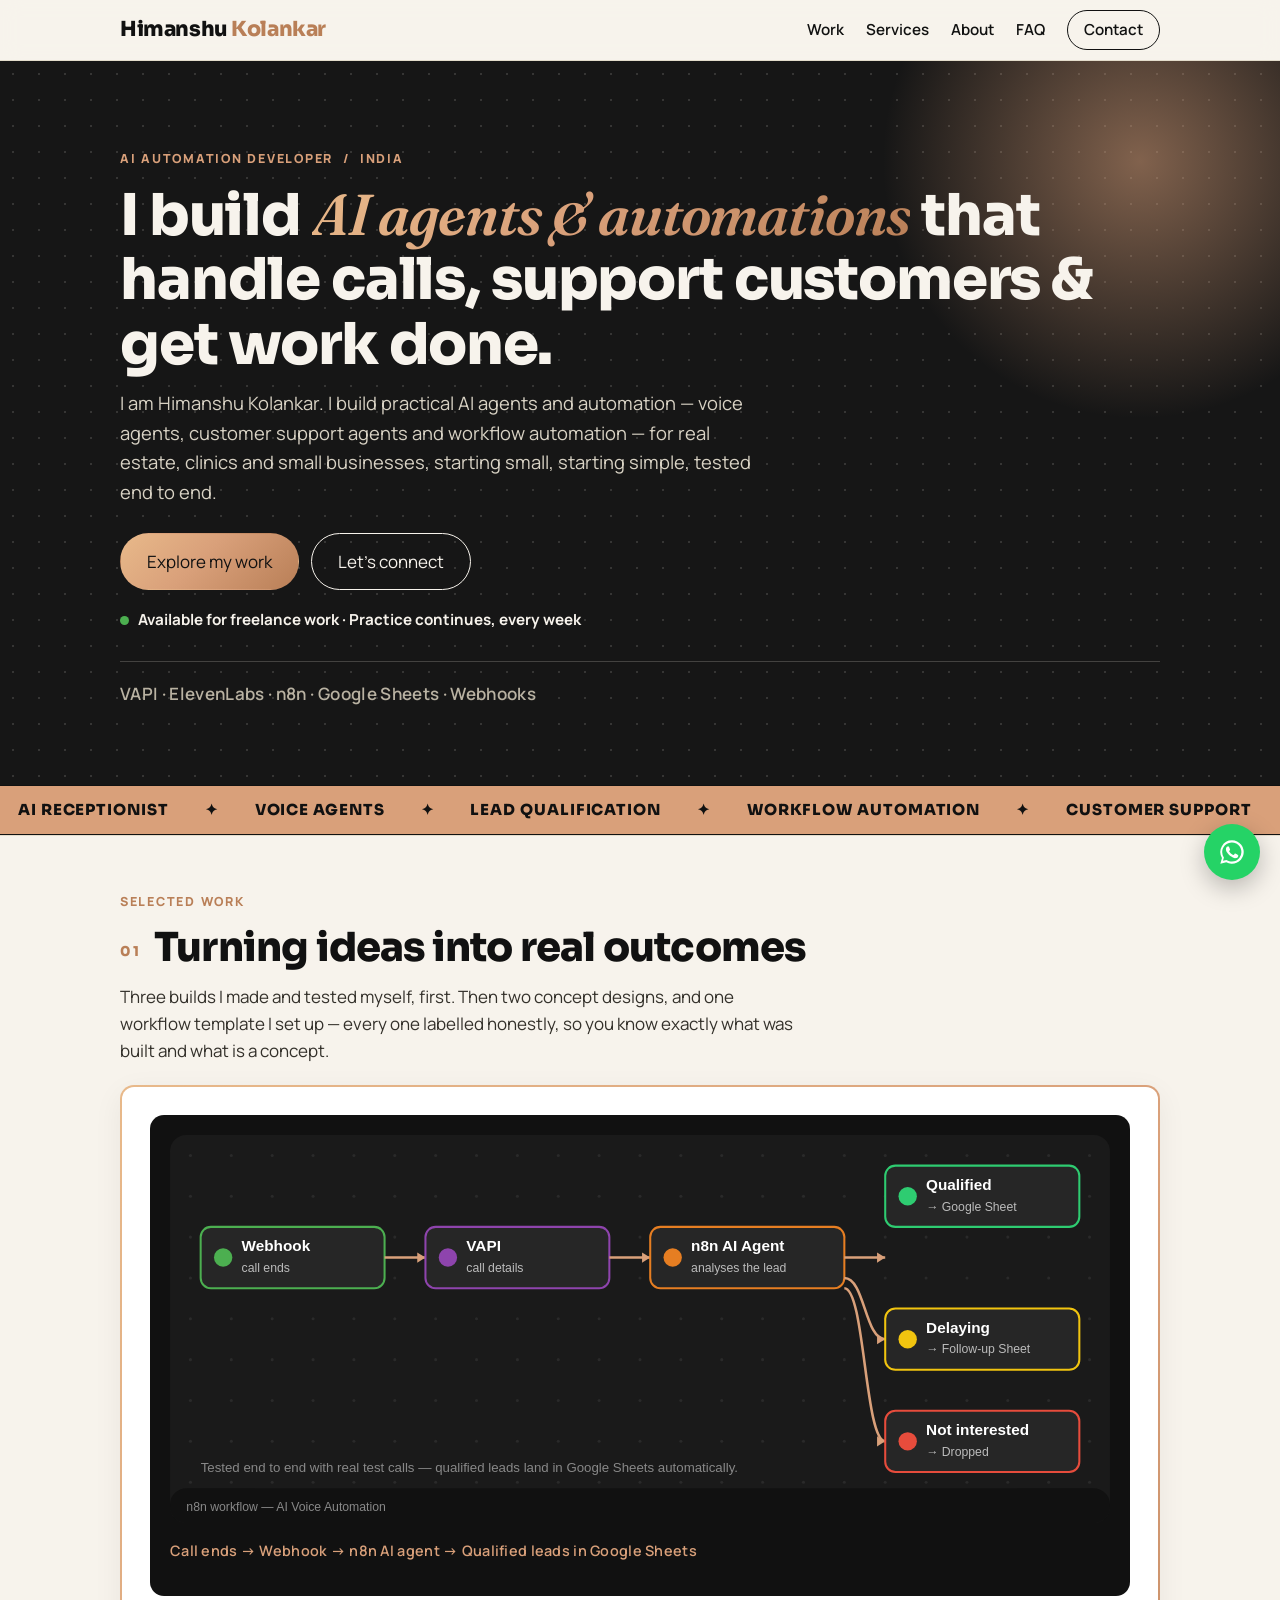
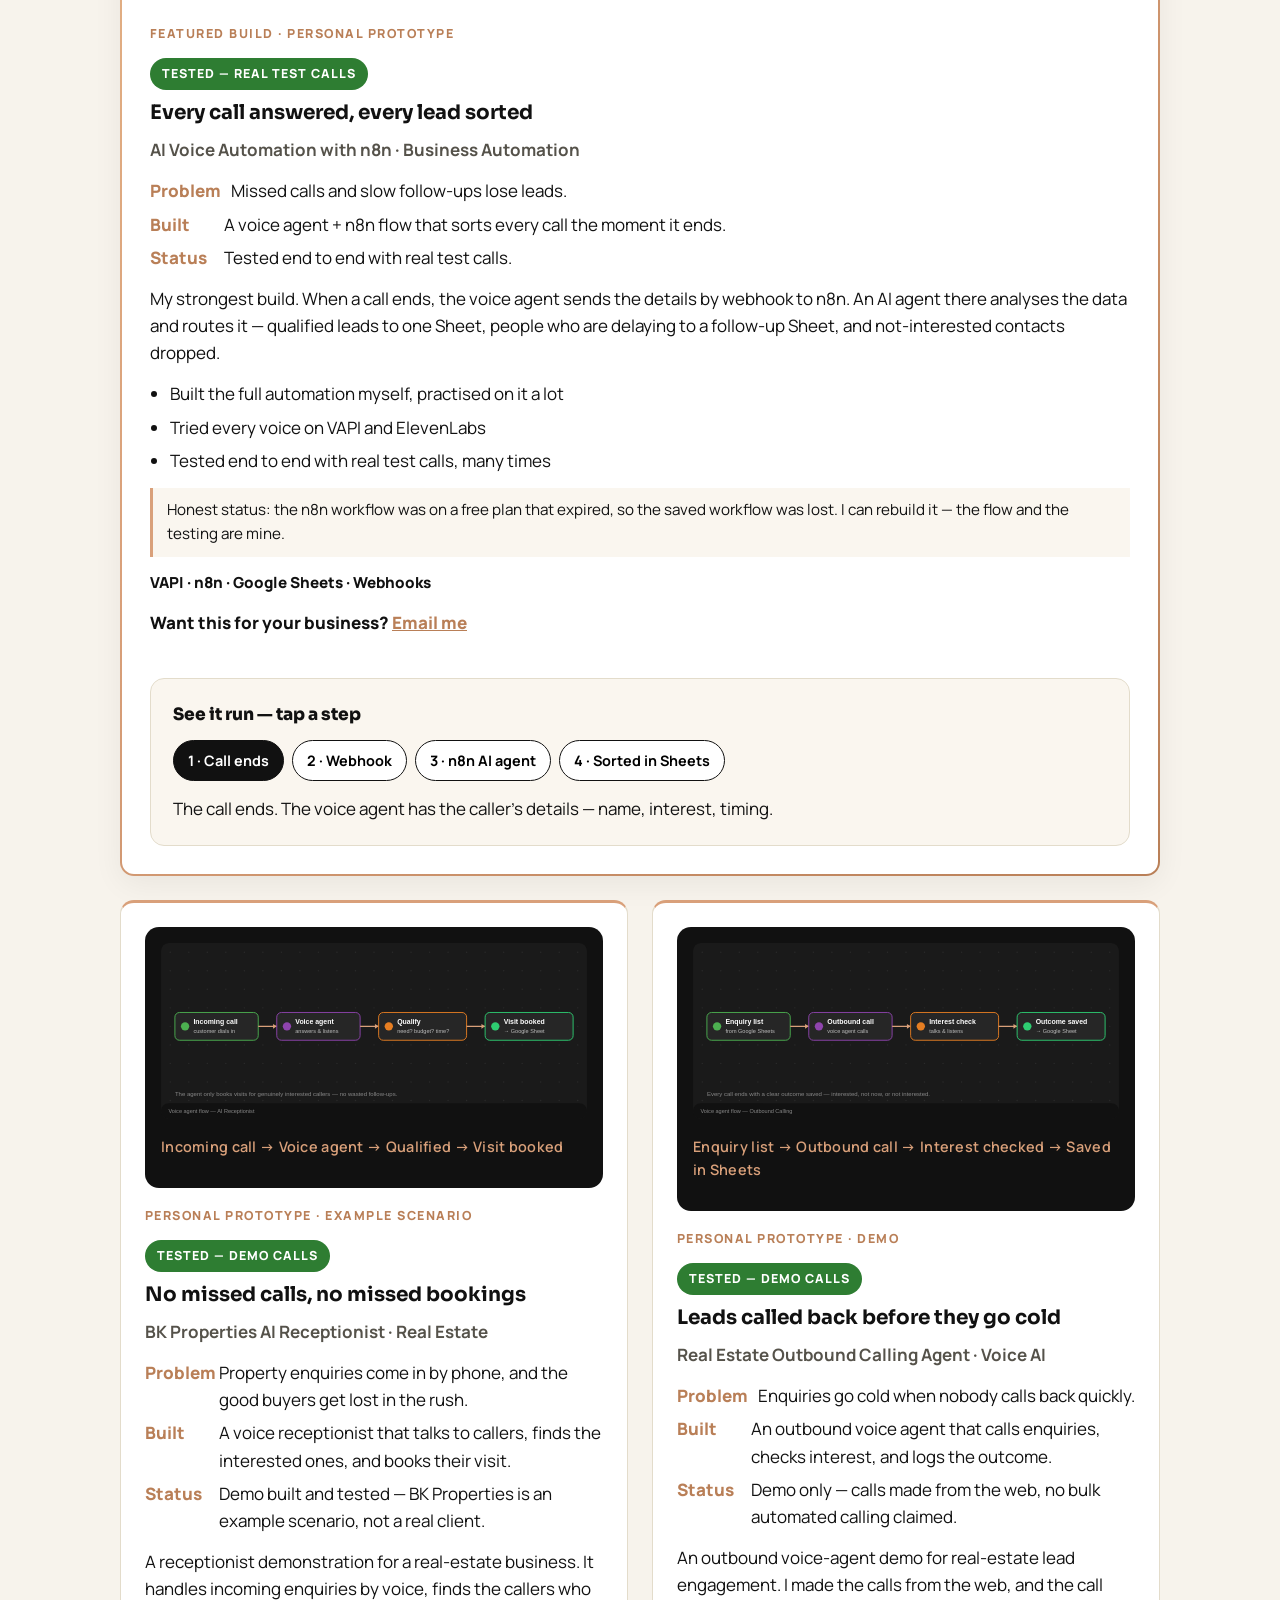
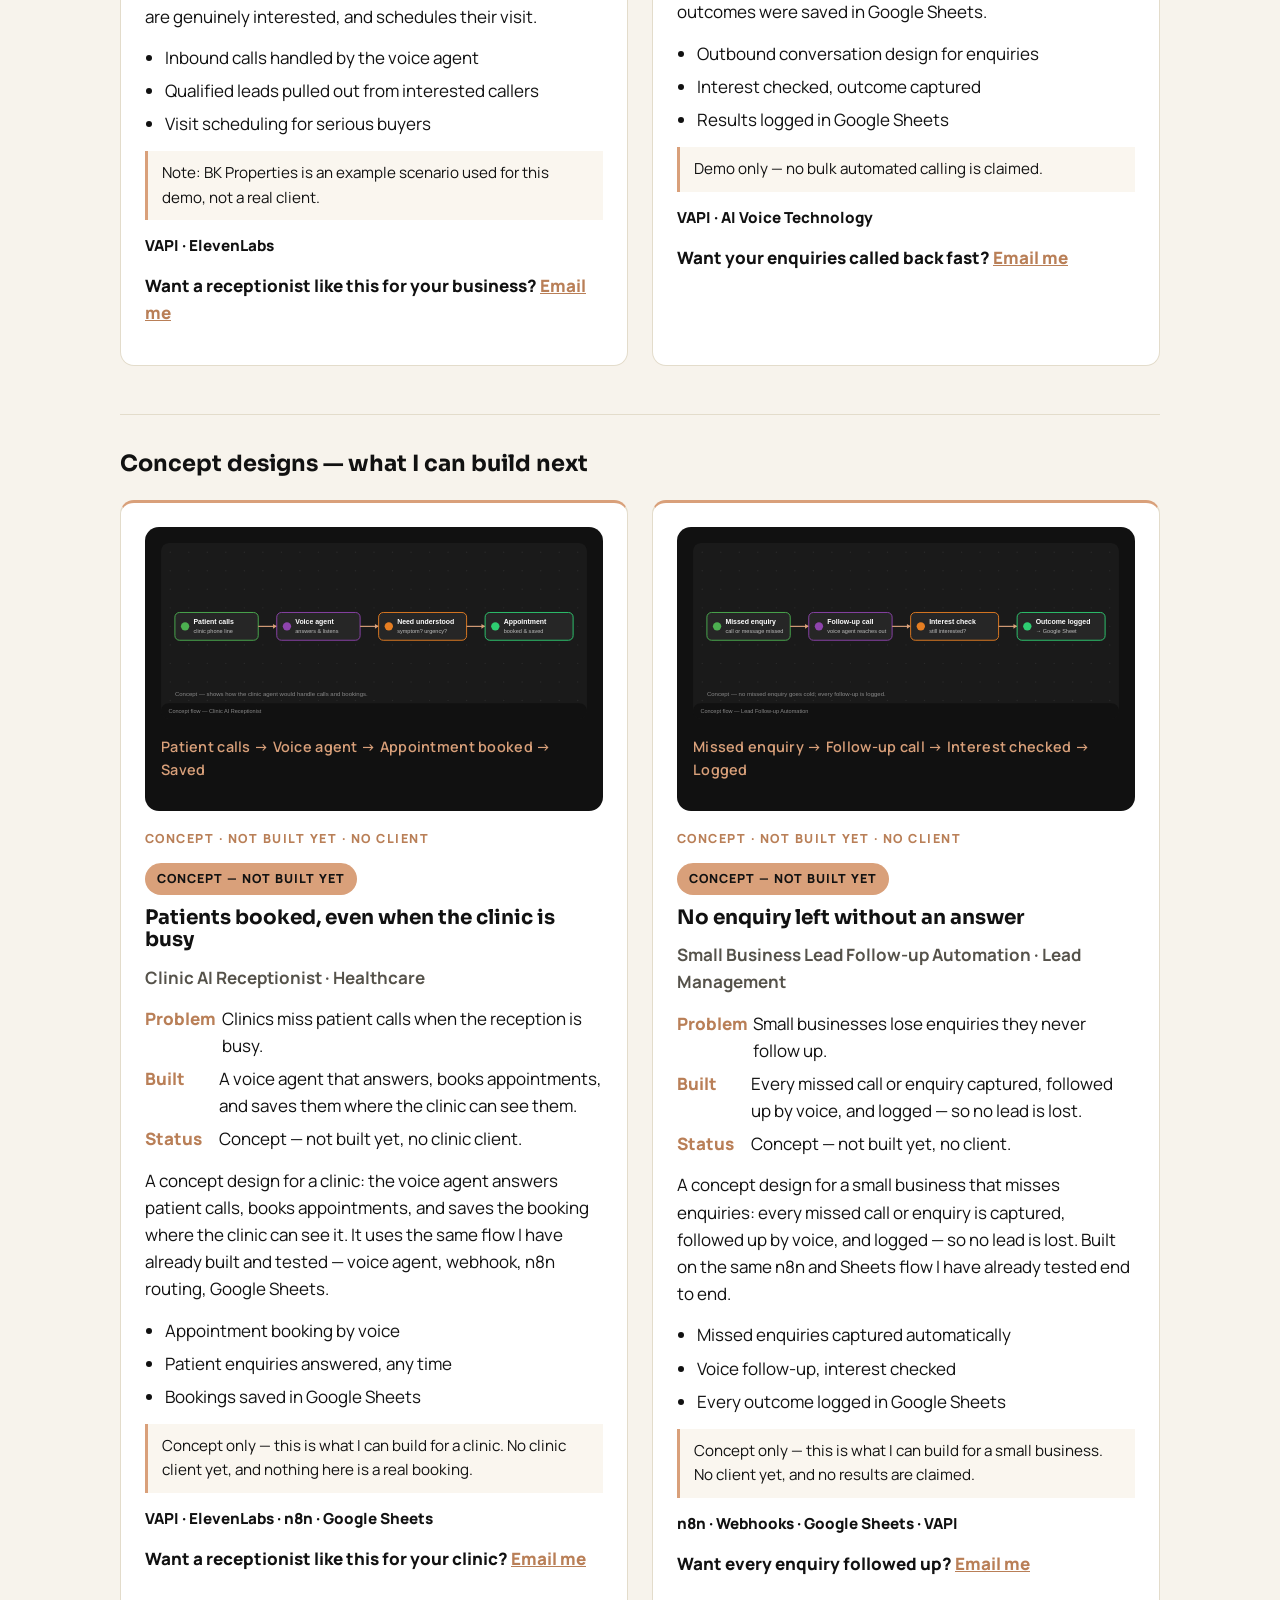
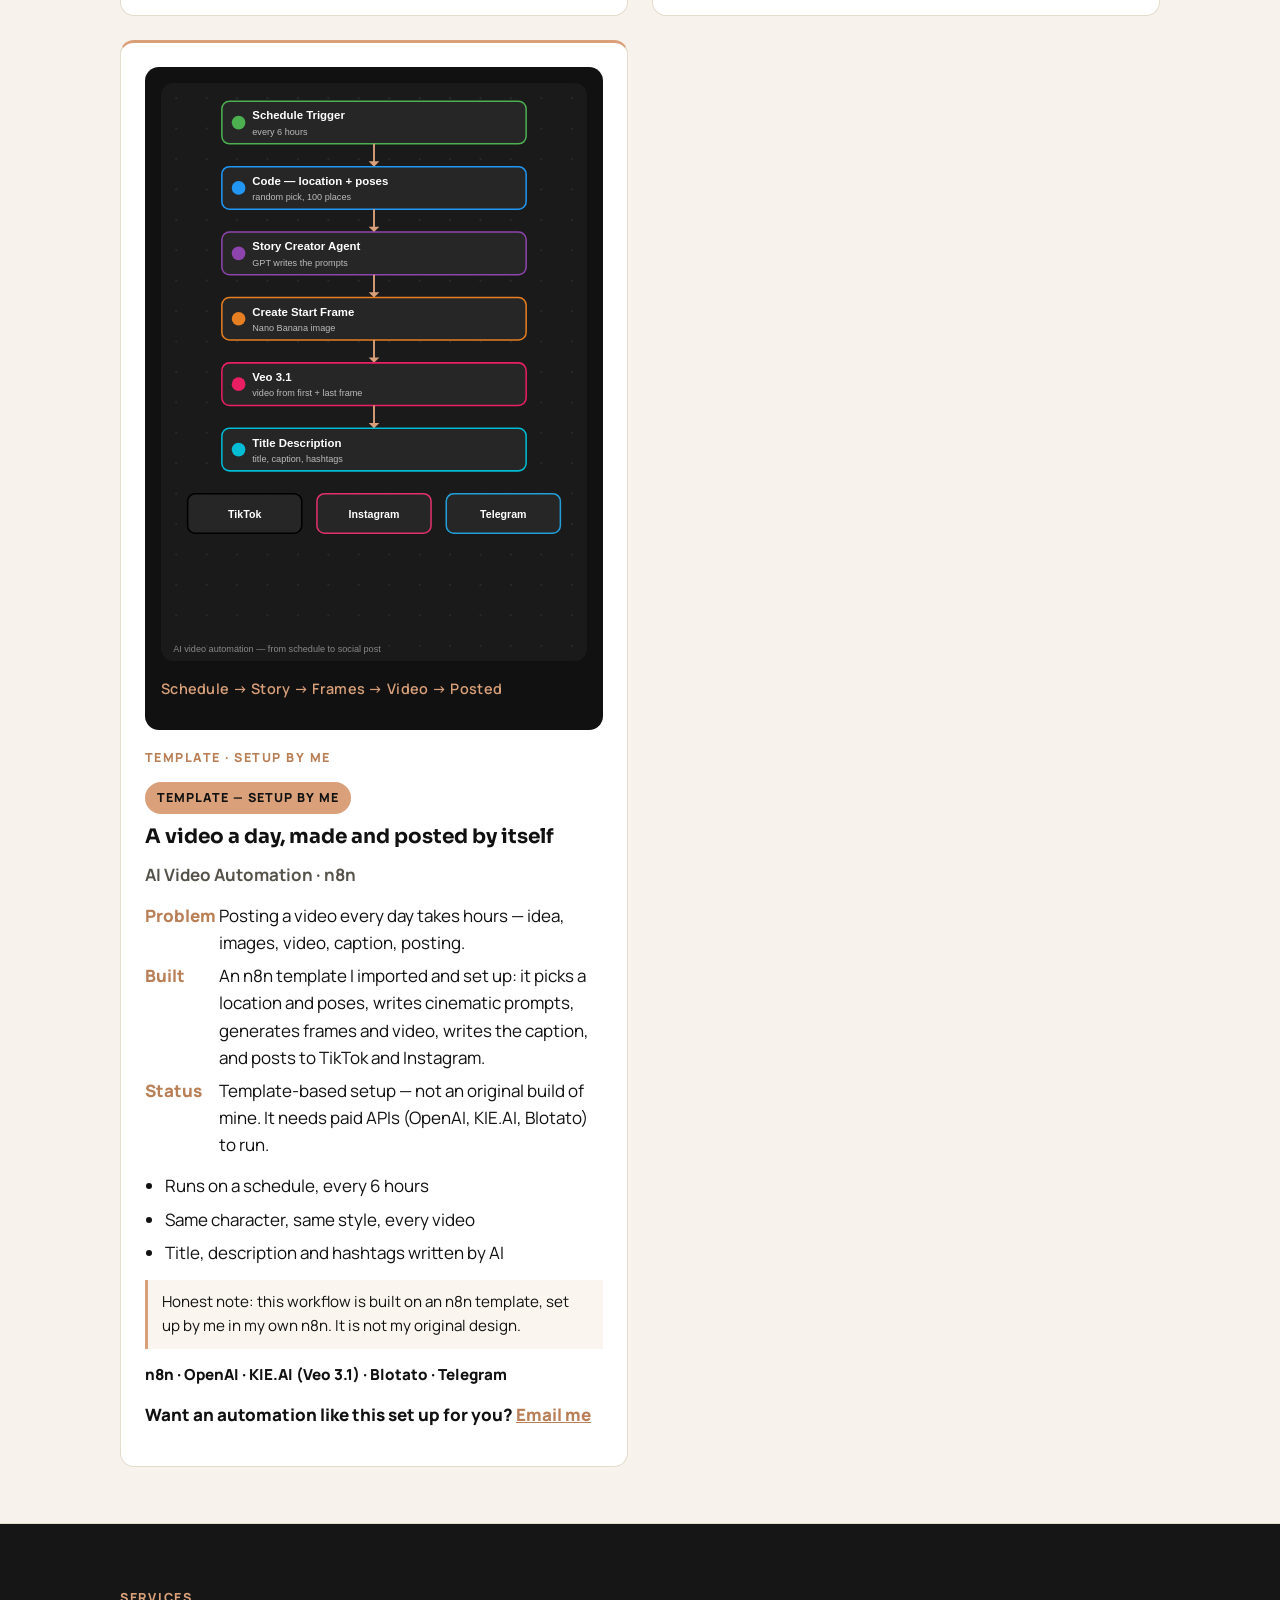
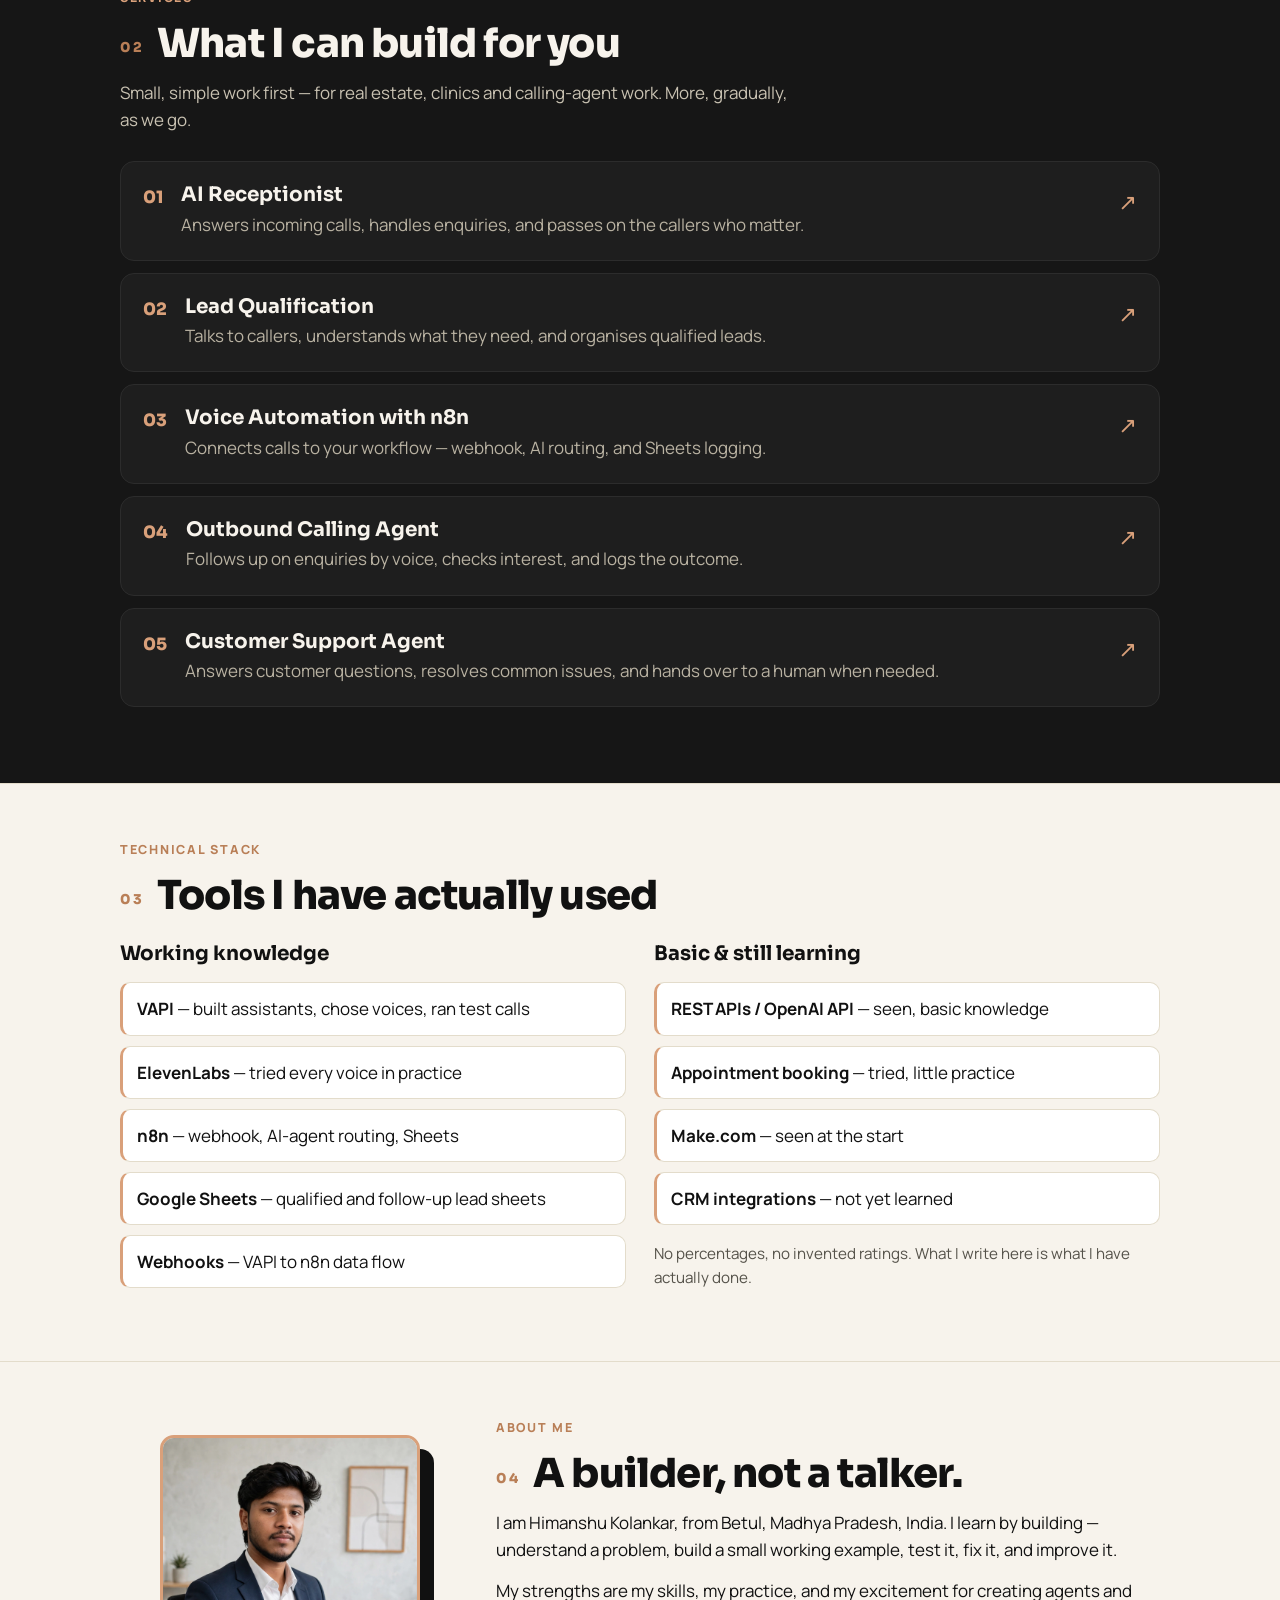
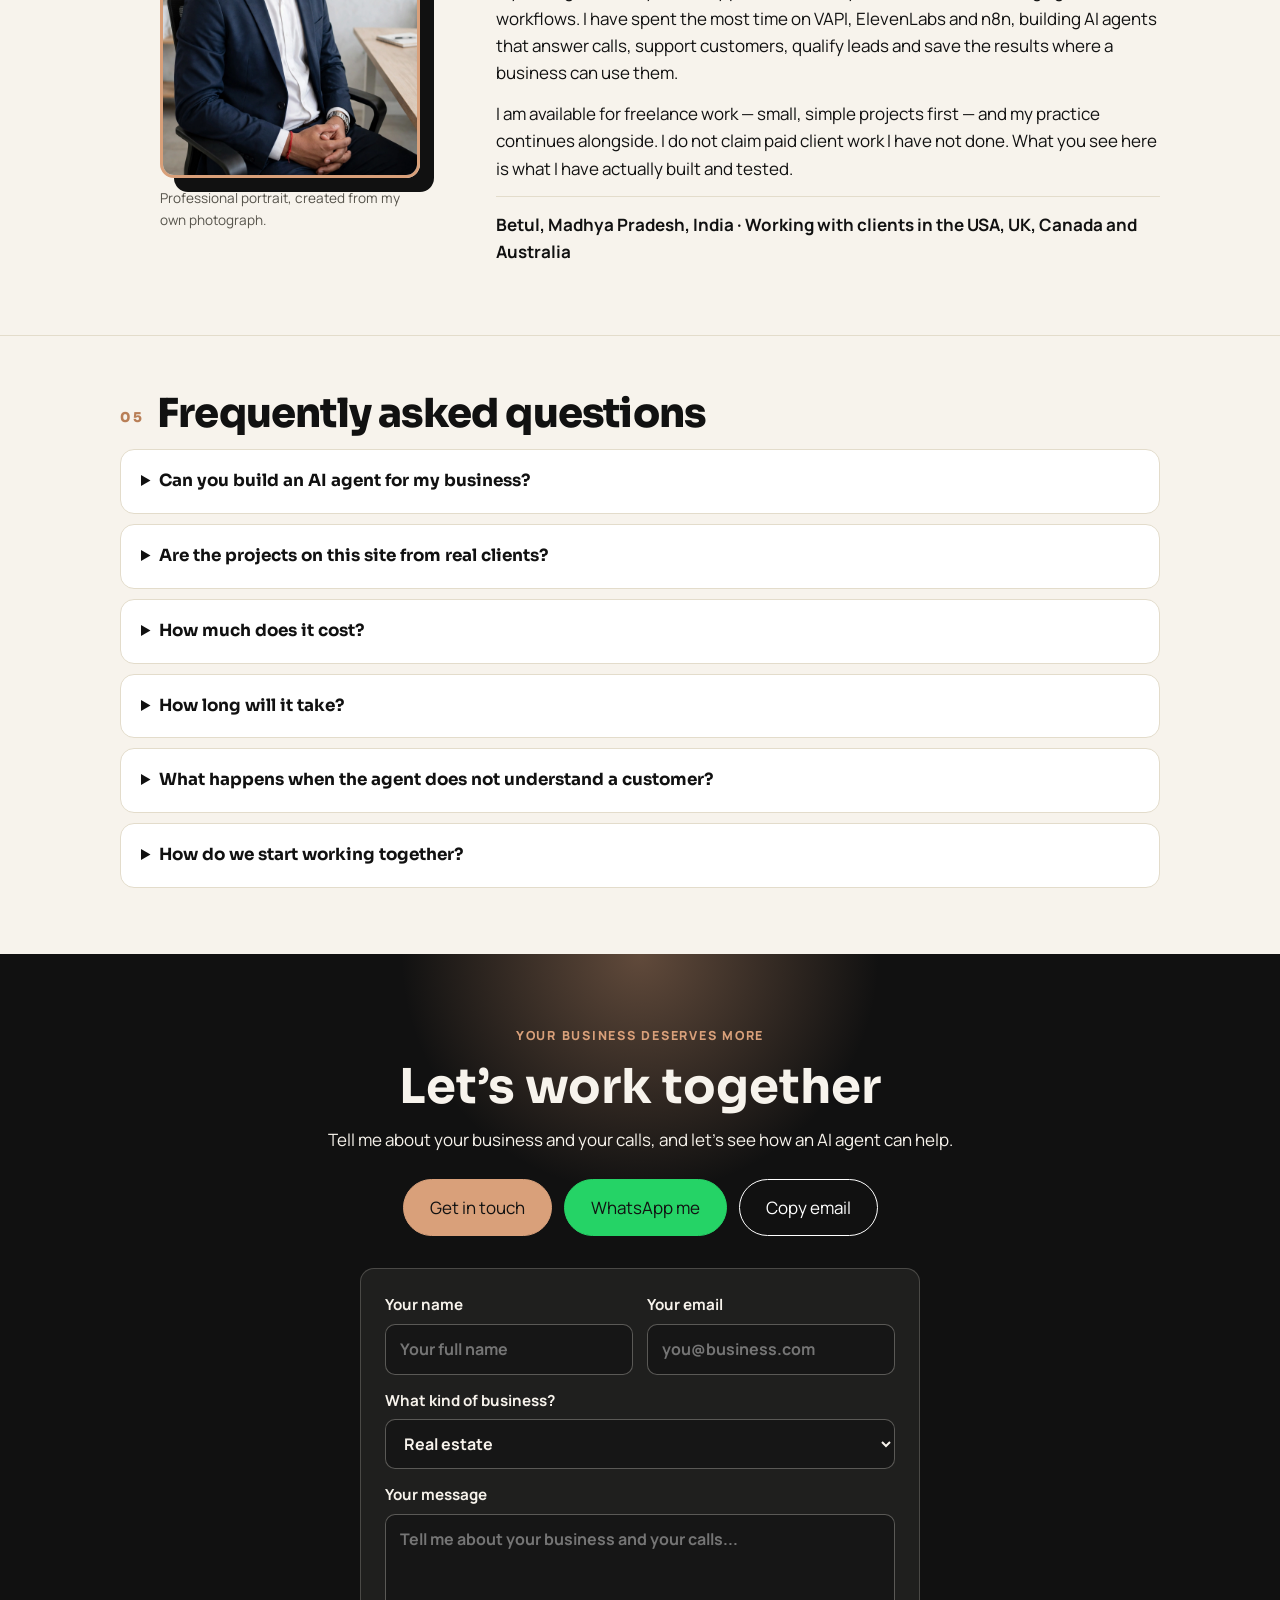
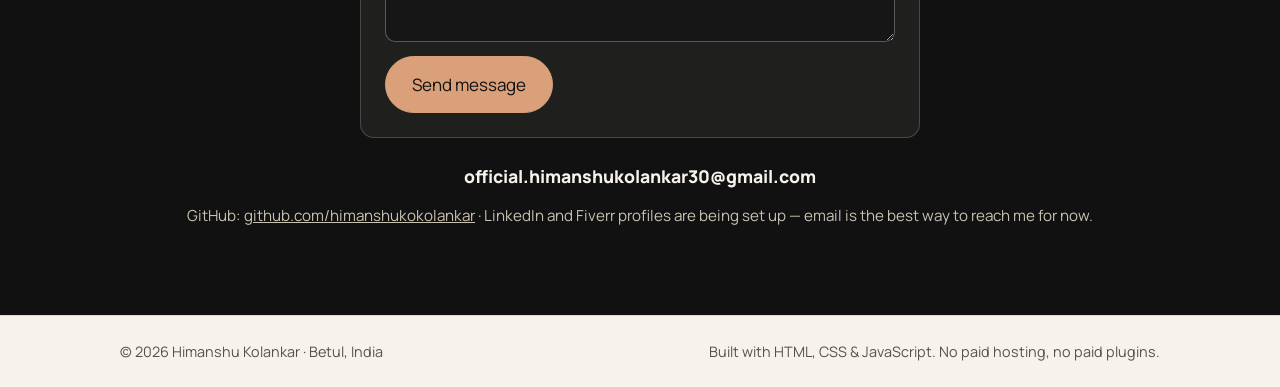
<file: index.html>
<!DOCTYPE html>
<html lang="en">
<head>
<meta charset="UTF-8">
<meta name="viewport" content="width=device-width, initial-scale=1.0">
<title>Himanshu Kolankar — AI Automation Developer | AI Agent Builder</title>
<meta name="description" content="Himanshu Kolankar builds AI agents and automation for real estate, clinics and small businesses — voice agents, customer support agents and workflow automation. Available for freelance work.">
<link rel="preconnect" href="https://fonts.googleapis.com">
<link rel="preconnect" href="https://fonts.gstatic.com" crossorigin>
<link href="https://fonts.googleapis.com/css2?family=Sora:wght@600;700;800&family=Manrope:wght@400;500;600;700;800&family=Fraunces:ital,opsz,wght@1,9..144,600&display=swap" rel="stylesheet">
<link rel="stylesheet" href="style.css">
</head>
<body>
<a class="skip" href="#work">Skip to work</a>

<header class="site-header">
  <div class="wrap header-inner">
    <a class="brand" href="#top">Himanshu <span class="brand-surname">Kolankar</span></a>
    <nav class="nav" id="nav" aria-label="Main navigation">
      <a href="#work">Work</a>
      <a href="#services">Services</a>
      <a href="#about">About</a>
      <a href="#faq">FAQ</a>
      <a class="nav-cta" href="#contact">Contact</a>
    </nav>
    <button class="menu-btn" id="menuBtn" aria-expanded="false" aria-controls="nav" aria-label="Open menu">Menu</button>
  </div>
</header>

<main id="top">
  <!-- HERO -->
  <section class="hero">
    <div class="wrap">
      <p class="eyebrow">AI Automation Developer &nbsp;/&nbsp; India</p>
      <h1>I build <span class="accent">AI agents &amp; automations</span> that handle calls, support customers &amp; get work done.</h1>
      <p class="lede">I am Himanshu Kolankar. I build practical AI agents and automation — voice agents, customer support agents and workflow automation — for real estate, clinics and small businesses, starting small, starting simple, tested end to end.</p>
      <div class="hero-actions">
        <a class="btn btn-dark" href="#work">Explore my work</a>
        <a class="btn btn-outline" href="#contact">Let&rsquo;s connect</a>
      </div>
      <p class="availability"><span class="dot"></span> Available for freelance work &middot; Practice continues, every week</p>
      <p class="tools-strip">VAPI &middot; ElevenLabs &middot; n8n &middot; Google Sheets &middot; Webhooks</p>
    </div>
  </section>

  <!-- MARQUEE TICKER -->
  <div class="marquee" aria-hidden="true">
    <div class="marquee-track">
      <span>AI Receptionist</span><span>Voice Agents</span><span>Lead Qualification</span><span>Workflow Automation</span><span>Customer Support</span><span>n8n</span><span>VAPI</span><span>ElevenLabs</span><span>Google Sheets</span>
      <span>AI Receptionist</span><span>Voice Agents</span><span>Lead Qualification</span><span>Workflow Automation</span><span>Customer Support</span><span>n8n</span><span>VAPI</span><span>ElevenLabs</span><span>Google Sheets</span>
    </div>
  </div>

  <!-- SELECTED WORK -->
  <section class="work" id="work">
    <div class="wrap">
      <p class="eyebrow">Selected work</p>
      <h2 class="section-title"><span class="sec-no">01</span>Turning ideas into real outcomes</h2>
      <p class="section-intro">Three builds I made and tested myself, first. Then two concept designs, and one workflow template I set up — every one labelled honestly, so you know exactly what was built and what is a concept.</p>

      <article class="project project-2">
        <div class="project-visual">
          <img src="workflow-n8n.svg" alt="AI Voice Automation workflow: call ends, webhook to n8n, AI agent routes qualified leads to Google Sheets" loading="lazy">
          <p class="visual-caption">Call ends &rarr; Webhook &rarr; n8n AI agent &rarr; Qualified leads in Google Sheets</p>
        </div>
        <div class="project-text">
          <p class="project-label">Featured build &middot; Personal Prototype</p>
          <p class="badge-row"><span class="badge badge-tested">Tested &mdash; real test calls</span></p>
          <h3>Every call answered, every lead sorted</h3>
          <p class="project-cat">AI Voice Automation with n8n &middot; Business Automation</p>
          <dl class="pbs"><div><dt>Problem</dt><dd>Missed calls and slow follow-ups lose leads.</dd></div><div><dt>Built</dt><dd>A voice agent + n8n flow that sorts every call the moment it ends.</dd></div><div><dt>Status</dt><dd>Tested end to end with real test calls.</dd></div></dl>
          <p>My strongest build. When a call ends, the voice agent sends the details by webhook to n8n. An AI agent there analyses the data and routes it — qualified leads to one Sheet, people who are delaying to a follow-up Sheet, and not-interested contacts dropped.</p>
          <ul class="project-points">
            <li>Built the full automation myself, practised on it a lot</li>
            <li>Tried every voice on VAPI and ElevenLabs</li>
            <li>Tested end to end with real test calls, many times</li>
          </ul>
          <p class="project-note">Honest status: the n8n workflow was on a free plan that expired, so the saved workflow was lost. I can rebuild it — the flow and the testing are mine.</p>
          <p class="project-tools">VAPI &middot; n8n &middot; Google Sheets &middot; Webhooks</p>
          <p class="project-cta">Want this for your business? <a href="mailto:official.himanshukolankar30@gmail.com">Email me</a></p>
        </div>
        <div class="demo" id="demo">
          <p class="demo-title">See it run &mdash; tap a step</p>
          <div class="demo-steps">
            <button type="button" class="demo-step active" data-step="0">1 &middot; Call ends</button>
            <button type="button" class="demo-step" data-step="1">2 &middot; Webhook</button>
            <button type="button" class="demo-step" data-step="2">3 &middot; n8n AI agent</button>
            <button type="button" class="demo-step" data-step="3">4 &middot; Sorted in Sheets</button>
          </div>
          <p class="demo-line" id="demoLine">The call ends. The voice agent has the caller&rsquo;s details &mdash; name, interest, timing.</p>
          <p class="demo-sheet" id="demoSheet" hidden>Sample lead in the Sheet: <strong>Interested &middot; 2BHK &middot; Visit Saturday 11 AM</strong></p>
        </div>
      </article>

      <div class="work-grid">
      <article class="project project-1">
        <div class="project-text">
          <p class="project-label">Personal Prototype &middot; Example scenario</p>
          <p class="badge-row"><span class="badge badge-tested">Tested &mdash; demo calls</span></p>
          <h3>No missed calls, no missed bookings</h3>
          <p class="project-cat">BK Properties AI Receptionist &middot; Real Estate</p>
          <dl class="pbs"><div><dt>Problem</dt><dd>Property enquiries come in by phone, and the good buyers get lost in the rush.</dd></div><div><dt>Built</dt><dd>A voice receptionist that talks to callers, finds the interested ones, and books their visit.</dd></div><div><dt>Status</dt><dd>Demo built and tested &mdash; BK Properties is an example scenario, not a real client.</dd></div></dl>
          <p>A receptionist demonstration for a real-estate business. It handles incoming enquiries by voice, finds the callers who are genuinely interested, and schedules their visit.</p>
          <ul class="project-points">
            <li>Inbound calls handled by the voice agent</li>
            <li>Qualified leads pulled out from interested callers</li>
            <li>Visit scheduling for serious buyers</li>
          </ul>
          <p class="project-note">Note: BK Properties is an example scenario used for this demo, not a real client.</p>
          <p class="project-tools">VAPI &middot; ElevenLabs</p>
          <p class="project-cta">Want a receptionist like this for your business? <a href="mailto:official.himanshukolankar30@gmail.com">Email me</a></p>
        </div>
        <div class="project-visual">
          <img src="workflow-receptionist.svg" alt="AI Receptionist workflow: incoming call, voice agent, qualify caller, visit booked" loading="lazy">
          <p class="visual-caption">Incoming call &rarr; Voice agent &rarr; Qualified &rarr; Visit booked</p>
        </div>
      </article>

      <article class="project project-3">
        <div class="project-text">
          <p class="project-label">Personal Prototype &middot; Demo</p>
          <p class="badge-row"><span class="badge badge-tested">Tested &mdash; demo calls</span></p>
          <h3>Leads called back before they go cold</h3>
          <p class="project-cat">Real Estate Outbound Calling Agent &middot; Voice AI</p>
          <dl class="pbs"><div><dt>Problem</dt><dd>Enquiries go cold when nobody calls back quickly.</dd></div><div><dt>Built</dt><dd>An outbound voice agent that calls enquiries, checks interest, and logs the outcome.</dd></div><div><dt>Status</dt><dd>Demo only &mdash; calls made from the web, no bulk automated calling claimed.</dd></div></dl>
          <p>An outbound voice-agent demo for real-estate lead engagement. I made the calls from the web, and the call outcomes were saved in Google Sheets.</p>
          <ul class="project-points">
            <li>Outbound conversation design for enquiries</li>
            <li>Interest checked, outcome captured</li>
            <li>Results logged in Google Sheets</li>
          </ul>
          <p class="project-note">Demo only — no bulk automated calling is claimed.</p>
          <p class="project-tools">VAPI &middot; AI Voice Technology</p>
          <p class="project-cta">Want your enquiries called back fast? <a href="mailto:official.himanshukolankar30@gmail.com">Email me</a></p>
        </div>
        <div class="project-visual">
          <img src="workflow-outbound.svg" alt="Outbound Calling Agent workflow: enquiry list, outbound call, interest checked, outcome saved" loading="lazy">
          <p class="visual-caption">Enquiry list &rarr; Outbound call &rarr; Interest checked &rarr; Saved in Sheets</p>
        </div>
      </article>
      </div>

      <h3 class="concepts-heading">Concept designs &mdash; what I can build next</h3>

      <div class="work-grid">
      <article class="project project-4">
        <div class="project-visual">
          <img src="workflow-clinic.svg" alt="Clinic AI Receptionist concept: patient calls, voice agent, appointment booked, booking saved" loading="lazy">
          <p class="visual-caption">Patient calls &rarr; Voice agent &rarr; Appointment booked &rarr; Saved</p>
        </div>
        <div class="project-text">
          <p class="project-label">Concept &middot; Not built yet &middot; No client</p>
          <p class="badge-row"><span class="badge badge-concept">Concept &mdash; not built yet</span></p>
          <h3>Patients booked, even when the clinic is busy</h3>
          <p class="project-cat">Clinic AI Receptionist &middot; Healthcare</p>
          <dl class="pbs"><div><dt>Problem</dt><dd>Clinics miss patient calls when the reception is busy.</dd></div><div><dt>Built</dt><dd>A voice agent that answers, books appointments, and saves them where the clinic can see them.</dd></div><div><dt>Status</dt><dd>Concept &mdash; not built yet, no clinic client.</dd></div></dl>
          <p>A concept design for a clinic: the voice agent answers patient calls, books appointments, and saves the booking where the clinic can see it. It uses the same flow I have already built and tested — voice agent, webhook, n8n routing, Google Sheets.</p>
          <ul class="project-points">
            <li>Appointment booking by voice</li>
            <li>Patient enquiries answered, any time</li>
            <li>Bookings saved in Google Sheets</li>
          </ul>
          <p class="project-note">Concept only — this is what I can build for a clinic. No clinic client yet, and nothing here is a real booking.</p>
          <p class="project-tools">VAPI &middot; ElevenLabs &middot; n8n &middot; Google Sheets</p>
          <p class="project-cta">Want a receptionist like this for your clinic? <a href="mailto:official.himanshukolankar30@gmail.com">Email me</a></p>
        </div>
      </article>

      <article class="project project-5">
        <div class="project-text">
          <p class="project-label">Concept &middot; Not built yet &middot; No client</p>
          <p class="badge-row"><span class="badge badge-concept">Concept &mdash; not built yet</span></p>
          <h3>No enquiry left without an answer</h3>
          <p class="project-cat">Small Business Lead Follow-up Automation &middot; Lead Management</p>
          <dl class="pbs"><div><dt>Problem</dt><dd>Small businesses lose enquiries they never follow up.</dd></div><div><dt>Built</dt><dd>Every missed call or enquiry captured, followed up by voice, and logged &mdash; so no lead is lost.</dd></div><div><dt>Status</dt><dd>Concept &mdash; not built yet, no client.</dd></div></dl>
          <p>A concept design for a small business that misses enquiries: every missed call or enquiry is captured, followed up by voice, and logged — so no lead is lost. Built on the same n8n and Sheets flow I have already tested end to end.</p>
          <ul class="project-points">
            <li>Missed enquiries captured automatically</li>
            <li>Voice follow-up, interest checked</li>
            <li>Every outcome logged in Google Sheets</li>
          </ul>
          <p class="project-note">Concept only — this is what I can build for a small business. No client yet, and no results are claimed.</p>
          <p class="project-tools">n8n &middot; Webhooks &middot; Google Sheets &middot; VAPI</p>
          <p class="project-cta">Want every enquiry followed up? <a href="mailto:official.himanshukolankar30@gmail.com">Email me</a></p>
        </div>
        <div class="project-visual">
          <img src="workflow-followup.svg" alt="Lead Follow-up Automation concept: missed enquiry, follow-up call, interest checked, outcome logged" loading="lazy">
          <p class="visual-caption">Missed enquiry &rarr; Follow-up call &rarr; Interest checked &rarr; Logged</p>
        </div>
      </article>

      <article class="project project-6">
        <div class="project-visual">
          <img src="workflow-video.svg" alt="AI video automation workflow: schedule trigger, story agent, frame generation, Veo video, posting to TikTok and Instagram" loading="lazy">
          <p class="visual-caption">Schedule &rarr; Story &rarr; Frames &rarr; Video &rarr; Posted</p>
        </div>
        <div class="project-text">
          <p class="project-label">Template &middot; Setup by me</p>
          <p class="badge-row"><span class="badge badge-concept">Template &mdash; setup by me</span></p>
          <h3>A video a day, made and posted by itself</h3>
          <p class="project-cat">AI Video Automation &middot; n8n</p>
          <dl class="pbs"><div><dt>Problem</dt><dd>Posting a video every day takes hours — idea, images, video, caption, posting.</dd></div><div><dt>Built</dt><dd>An n8n template I imported and set up: it picks a location and poses, writes cinematic prompts, generates frames and video, writes the caption, and posts to TikTok and Instagram.</dd></div><div><dt>Status</dt><dd>Template-based setup — not an original build of mine. It needs paid APIs (OpenAI, KIE.AI, Blotato) to run.</dd></div></dl>
          <ul class="project-points">
            <li>Runs on a schedule, every 6 hours</li>
            <li>Same character, same style, every video</li>
            <li>Title, description and hashtags written by AI</li>
          </ul>
          <p class="project-note">Honest note: this workflow is built on an n8n template, set up by me in my own n8n. It is not my original design.</p>
          <p class="project-tools">n8n &middot; OpenAI &middot; KIE.AI (Veo 3.1) &middot; Blotato &middot; Telegram</p>
          <p class="project-cta">Want an automation like this set up for you? <a href="mailto:official.himanshukolankar30@gmail.com">Email me</a></p>
        </div>
      </article>
      </div>
    </div>
  </section>

  <!-- SERVICES -->
  <section class="services" id="services">
    <div class="wrap">
      <p class="eyebrow">Services</p>
      <h2 class="section-title"><span class="sec-no">02</span>What I can build for you</h2>
      <p class="section-intro">Small, simple work first — for real estate, clinics and calling-agent work. More, gradually, as we go.</p>
      <ol class="service-list">
        <li><span class="service-no">01</span><div><h3>AI Receptionist</h3><p>Answers incoming calls, handles enquiries, and passes on the callers who matter.</p></div><span class="service-arrow" aria-hidden="true">&nearr;</span></li>
        <li><span class="service-no">02</span><div><h3>Lead Qualification</h3><p>Talks to callers, understands what they need, and organises qualified leads.</p></div><span class="service-arrow" aria-hidden="true">&nearr;</span></li>
        <li><span class="service-no">03</span><div><h3>Voice Automation with n8n</h3><p>Connects calls to your workflow — webhook, AI routing, and Sheets logging.</p></div><span class="service-arrow" aria-hidden="true">&nearr;</span></li>
        <li><span class="service-no">04</span><div><h3>Outbound Calling Agent</h3><p>Follows up on enquiries by voice, checks interest, and logs the outcome.</p></div><span class="service-arrow" aria-hidden="true">&nearr;</span></li>
        <li><span class="service-no">05</span><div><h3>Customer Support Agent</h3><p>Answers customer questions, resolves common issues, and hands over to a human when needed.</p></div><span class="service-arrow" aria-hidden="true">&nearr;</span></li>
      </ol>
    </div>
  </section>

  <!-- SKILLS -->
  <section class="skills">
    <div class="wrap">
      <p class="eyebrow">Technical stack</p>
      <h2 class="section-title"><span class="sec-no">03</span>Tools I have actually used</h2>
      <div class="skills-grid">
        <div>
          <h3>Working knowledge</h3>
          <ul>
            <li><strong>VAPI</strong> — built assistants, chose voices, ran test calls</li>
            <li><strong>ElevenLabs</strong> — tried every voice in practice</li>
            <li><strong>n8n</strong> — webhook, AI-agent routing, Sheets</li>
            <li><strong>Google Sheets</strong> — qualified and follow-up lead sheets</li>
            <li><strong>Webhooks</strong> — VAPI to n8n data flow</li>
          </ul>
        </div>
        <div>
          <h3>Basic &amp; still learning</h3>
          <ul>
            <li><strong>REST APIs / OpenAI API</strong> — seen, basic knowledge</li>
            <li><strong>Appointment booking</strong> — tried, little practice</li>
            <li><strong>Make.com</strong> — seen at the start</li>
            <li><strong>CRM integrations</strong> — not yet learned</li>
          </ul>
          <p class="skills-note">No percentages, no invented ratings. What I write here is what I have actually done.</p>
        </div>
      </div>
    </div>
  </section>

  <!-- ABOUT -->
  <section class="about" id="about">
    <div class="wrap about-grid">
      <figure class="about-photo">
        <img src="himanshu-professional.webp" alt="Himanshu Kolankar, professional portrait" width="800" height="1000" loading="lazy">
        <figcaption>Professional portrait, created from my own photograph.</figcaption>
      </figure>
      <div class="about-text">
        <p class="eyebrow">About me</p>
        <h2 class="section-title"><span class="sec-no">04</span>A builder, not a talker.</h2>
        <p>I am Himanshu Kolankar, from Betul, Madhya Pradesh, India. I learn by building — understand a problem, build a small working example, test it, fix it, and improve it.</p>
        <p>My strengths are my skills, my practice, and my excitement for creating agents and workflows. I have spent the most time on VAPI, ElevenLabs and n8n, building AI agents that answer calls, support customers, qualify leads and save the results where a business can use them.</p>
        <p>I am available for freelance work — small, simple projects first — and my practice continues alongside. I do not claim paid client work I have not done. What you see here is what I have actually built and tested.</p>
        <p class="about-location">Betul, Madhya Pradesh, India &middot; Working with clients in the USA, UK, Canada and Australia</p>
      </div>
    </div>
  </section>

  <!-- FAQ -->
  <section class="faq" id="faq">
    <div class="wrap">
      <h2 class="section-title"><span class="sec-no">05</span>Frequently asked questions</h2>
      <details>
        <summary>Can you build an AI agent for my business?</summary>
        <p>Yes — and here is how we build it. First, I understand your problem: what takes your time, what gets missed, and what frustrates your customers. Then I analyse your business: how your calls, messages and daily work actually flow. Then I solve that one problem first, with a small, simple agent — and automate the repetitive tasks around it. You test it with real calls and messages, and we improve it step by step. Tell me your business and your biggest daily headache, and I will tell you honestly what I can build.</p>
      </details>
      <details>
        <summary>Are the projects on this site from real clients?</summary>
        <p>No. They are personal prototypes and concept demos I built and tested myself. They are labelled as such, and no client, revenue or result is invented. When I get paying clients, I will replace them with verified case studies.</p>
      </details>
      <details>
        <summary>How much does it cost?</summary>
        <p>It depends on what you need — a small, simple agent costs less than a big automation. Tell me your problem and how many calls or messages you get, and I will give you a clear price before we start. No hidden charges.</p>
      </details>
      <details>
        <summary>How long will it take?</summary>
        <p>A small, simple agent takes a few days once we agree on the flow. Bigger work takes longer — I will tell you the timeline honestly before we start, and I will not promise a date I cannot meet.</p>
      </details>
      <details>
        <summary>What happens when the agent does not understand a customer?</summary>
        <p>The agent asks again, and if it still cannot help, it hands the call or chat over to you or your team. No customer is left hanging.</p>
      </details>
      <details>
        <summary>How do we start working together?</summary>
        <p>Email me with your business, what your calls should do, and how many calls you get. I will reply with what I can build, what I need from you, and the next small step.</p>
      </details>
    </div>
  </section>

  <!-- CONTACT -->
  <section class="contact" id="contact">
    <div class="wrap contact-inner">
      <p class="eyebrow eyebrow-light">Your business deserves more</p>
      <h2>Let&rsquo;s work together</h2>
      <p>Tell me about your business and your calls, and let&rsquo;s see how an AI agent can help.</p>
      <div class="hero-actions">
        <a class="btn btn-tan" href="mailto:official.himanshukolankar30@gmail.com">Get in touch</a>
        <a class="btn btn-whatsapp" href="https://wa.me/919425485048?text=Hi%20Himanshu%2C%20I%20saw%20your%20portfolio%20and%20want%20to%20talk%20about%20an%20AI%20agent%20for%20my%20business." target="_blank" rel="noopener">WhatsApp me</a>
        <button class="btn btn-outline-light" id="copyEmail" type="button">Copy email</button>
      </div>
      <form class="contact-form" id="contactForm" novalidate>
        <div class="form-row">
          <label>Your name
            <input type="text" name="name" placeholder="Your full name" required>
          </label>
          <label>Your email
            <input type="email" name="email" placeholder="you@business.com" required>
          </label>
        </div>
        <label>What kind of business?
          <select name="business_type">
            <option>Real estate</option>
            <option>Clinic</option>
            <option>Small business</option>
            <option>Other</option>
          </select>
        </label>
        <label>Your message
          <textarea name="message" rows="4" placeholder="Tell me about your business and your calls..." required></textarea>
        </label>
        <button class="btn btn-tan" type="submit">Send message</button>
        <p class="form-status" id="formStatus" role="status" hidden></p>
      </form>
      <p class="contact-email">official.himanshukolankar30@gmail.com</p>
      <p class="contact-note">GitHub: <a href="https://github.com/himanshukokolankar">github.com/himanshukokolankar</a> &middot; LinkedIn and Fiverr profiles are being set up — email is the best way to reach me for now.</p>
    </div>
  </section>
</main>

<footer class="site-footer">
  <div class="wrap footer-inner">
    <p>&copy; <span id="year">2026</span> Himanshu Kolankar &middot; Betul, India</p>
    <p>Built with HTML, CSS &amp; JavaScript. No paid hosting, no paid plugins.</p>
  </div>
</footer>

<a class="wa-float" href="https://wa.me/919425485048?text=Hi%20Himanshu%2C%20I%20saw%20your%20portfolio%20and%20want%20to%20talk%20about%20an%20AI%20agent%20for%20my%20business." target="_blank" rel="noopener" aria-label="Chat with Himanshu on WhatsApp">
  <svg viewBox="0 0 24 24" width="28" height="28" fill="currentColor" aria-hidden="true"><path d="M12 2a10 10 0 0 0-8.6 15.1L2 22l5.1-1.3A10 10 0 1 0 12 2zm0 18.2c-1.6 0-3.1-.4-4.4-1.2l-.3-.2-3 .8.8-2.9-.2-.3A8.2 8.2 0 1 1 12 20.2zm4.6-6.1c-.3-.1-1.5-.7-1.7-.8-.2-.1-.4-.1-.6.1-.2.3-.6.8-.8 1-.1.2-.3.2-.5.1a6.7 6.7 0 0 1-2-1.2 7.5 7.5 0 0 1-1.4-1.7c-.1-.3 0-.4.1-.5l.4-.5c.1-.2.1-.3.2-.5.1-.2 0-.4 0-.5-.1-.1-.6-1.4-.8-1.9-.2-.5-.4-.4-.6-.4h-.5c-.2 0-.5.1-.7.3-.2.3-.9.9-.9 2.2s.9 2.5 1.1 2.7c.1.2 1.9 2.9 4.5 4 .6.3 1.1.4 1.5.6.6.2 1.2.2 1.6.1.5-.1 1.5-.6 1.7-1.2.2-.6.2-1.1.2-1.2-.1-.1-.3-.2-.5-.3z"/></svg>
</a>

<script src="script.js"></script>
</body>
</html>
</file>
<file: style.css>
/* Himanshu Kolankar — Portfolio
   NOVA-adapted: cream + black + tan. Sora headings, Manrope body.
   Mobile-first, lightweight, no frameworks. */
:root {
  --cream: #F7F3EC;
  --warm-white: #FAF6EF;
  --ink: #111111;
  --ink2: #161616;
  --charcoal: #1F2937;
  --muted: #55524A;
  --tan: #D9A07A;
  --amber: #E8A56B;
  --tan-dark: #B97F57;
  --grad: linear-gradient(135deg, #E8B98A, #D9A07A 45%, #B97F57);
  --line: #E3DCCB;
  --white: #FFFFFF;
  --radius: 14px;
}
* { box-sizing: border-box; }
html { scroll-behavior: smooth; }
body {
  margin: 0;
  background: var(--cream);
  color: var(--ink);
  font-family: "Manrope", system-ui, -apple-system, "Segoe UI", sans-serif;
  font-size: 17px;
  line-height: 1.6;
}
h1, h2, h3 { font-family: "Sora", "Manrope", sans-serif; line-height: 1.12; margin: 0 0 12px; }
h1 { font-size: clamp(2.1rem, 6vw, 3.6rem); font-weight: 800; letter-spacing: -0.02em; }
h2.section-title { font-size: clamp(1.7rem, 4.5vw, 2.5rem); font-weight: 800; letter-spacing: -0.02em; }
h3 { font-size: 1.25rem; }
p { margin: 0 0 14px; }
a { color: inherit; }
img { max-width: 100%; height: auto; display: block; }
.wrap { max-width: 1080px; margin: 0 auto; padding: 0 20px; }
.skip { position: absolute; left: -999px; top: 0; background: var(--ink); color: #fff; padding: 8px 14px; }
.skip:focus { left: 8px; top: 8px; z-index: 20; }
.eyebrow { font-size: 0.78rem; font-weight: 800; letter-spacing: 0.14em; text-transform: uppercase; color: var(--tan-dark); margin-bottom: 14px; }
.eyebrow-light { color: var(--tan); }
.accent { color: var(--tan-dark); }
.sec-no { font-family: "Sora", sans-serif; font-size: 0.85rem; font-weight: 800; letter-spacing: 0.22em; color: var(--tan-dark); margin-right: 12px; vertical-align: 0.35em; }

/* Header */
.site-header { position: sticky; top: 0; background: rgba(247, 243, 236, 0.92); backdrop-filter: blur(10px); -webkit-backdrop-filter: blur(10px); border-bottom: 1px solid var(--line); z-index: 10; }
.header-inner { display: flex; align-items: center; justify-content: space-between; min-height: 60px; }
.brand { font-family: "Sora", sans-serif; font-weight: 800; font-size: 1.3rem; text-decoration: none; letter-spacing: -0.02em; color: var(--black); white-space: nowrap; }
.brand-surname { color: var(--tan-dark); }
.brand-dot { color: var(--tan-dark); }
.nav { display: flex; gap: 22px; align-items: center; }
.nav a { text-decoration: none; font-weight: 600; font-size: 0.95rem; }
.nav a:hover { color: var(--tan-dark); }
.nav-cta { border: 1px solid var(--ink); border-radius: 999px; padding: 7px 16px; }
.menu-btn { display: none; background: var(--ink); color: #fff; border: 0; border-radius: 999px; padding: 9px 16px; font: inherit; font-weight: 700; cursor: pointer; }

/* Hero — dark, graphic */
.hero { position: relative; overflow: hidden; background: var(--ink2); color: #F7F3EC; padding: 88px 0 64px; }
.hero::before { content: ""; position: absolute; inset: 0; background-image: radial-gradient(rgba(247, 243, 236, 0.14) 1px, transparent 1px); background-size: 26px 26px; pointer-events: none; }
.hero::after { content: ""; position: absolute; width: 560px; height: 560px; right: -140px; top: -180px; border-radius: 50%; background: radial-gradient(circle, rgba(217, 160, 122, 0.55), rgba(217, 160, 122, 0) 65%); animation: floatGlow 9s ease-in-out infinite alternate; pointer-events: none; }
@keyframes floatGlow { from { transform: translate(0, 0) scale(1); } to { transform: translate(-40px, 30px) scale(1.12); } }
.hero .wrap { position: relative; z-index: 1; }
.hero .eyebrow { color: var(--tan); }
.hero h1 .accent { font-family: "Fraunces", Georgia, serif; font-style: italic; font-weight: 600; background: var(--grad); -webkit-background-clip: text; background-clip: text; color: transparent; }
.lede { font-size: 1.15rem; color: #D8D2C4; max-width: 640px; }
.hero-actions { display: flex; flex-wrap: wrap; gap: 12px; margin: 26px 0 18px; }
.btn { display: inline-block; text-decoration: none; font-weight: 800; border-radius: 999px; padding: 14px 26px; border: 1.5px solid var(--ink); cursor: pointer; font: inherit; transition: transform 0.2s ease, box-shadow 0.2s ease, background 0.2s ease; }
.btn-dark { background: var(--ink); color: #fff; }
.btn-outline { background: transparent; }
.btn-tan { background: var(--tan); border-color: var(--tan); color: var(--ink); }
.btn-outline-light { background: transparent; border-color: #fff; color: #fff; }
.btn-whatsapp { background: #25D366; border-color: #25D366; color: #111; }
/* Floating WhatsApp button */
.wa-float { position: fixed; right: 20px; bottom: 20px; z-index: 20; width: 56px; height: 56px; border-radius: 50%; background: #25D366; color: #fff; display: flex; align-items: center; justify-content: center; box-shadow: 0 8px 24px rgba(0,0,0,0.25); transition: transform 0.2s ease; }
.wa-float:hover { transform: scale(1.08); }
.btn:hover { transform: translateY(-2px); box-shadow: 0 10px 24px rgba(0,0,0,0.18); }
.hero .btn-dark { background: var(--grad); border-color: transparent; color: var(--ink); }
.hero .btn-outline { border-color: #F7F3EC; color: #F7F3EC; }
.availability { font-weight: 700; font-size: 0.95rem; }
.availability .dot { display: inline-block; width: 9px; height: 9px; border-radius: 50%; background: #4CAF50; margin-right: 6px; animation: pulseDot 1.8s ease-in-out infinite; }
@keyframes pulseDot { 0%, 100% { box-shadow: 0 0 0 0 rgba(76, 175, 80, 0.5); } 50% { box-shadow: 0 0 0 6px rgba(76, 175, 80, 0); } }
.tools-strip { color: #B9B2A2; font-weight: 600; letter-spacing: 0.02em; border-top: 1px solid rgba(247, 243, 236, 0.2); padding-top: 18px; margin-top: 28px; }

/* Marquee ticker */
.marquee { background: var(--tan); color: var(--ink); overflow: hidden; padding: 12px 0; border-top: 1px solid var(--ink); border-bottom: 1px solid var(--ink); }
.marquee-track { display: flex; gap: 0; width: max-content; animation: marquee 28s linear infinite; }
.marquee-track span { font-family: "Sora", sans-serif; font-weight: 800; font-size: 0.95rem; letter-spacing: 0.06em; text-transform: uppercase; white-space: nowrap; padding: 0 18px; }
.marquee-track span::after { content: "✦"; margin-left: 36px; color: var(--ink); }
@keyframes marquee { from { transform: translateX(0); } to { transform: translateX(-50%); } }

/* How it works */
.how { padding: 40px 0; border-top: 1px solid var(--line); }
.flow { list-style: none; margin: 24px 0 0; padding: 0; display: grid; grid-template-columns: repeat(4, 1fr); gap: 16px; }
.flow li { border-top: 2px solid var(--ink); padding-top: 14px; }
.flow strong { display: block; font-family: "Sora", sans-serif; font-size: 1.05rem; }
.flow span:last-child { color: var(--muted); font-size: 0.95rem; }
.step-no { display: block; font-size: 0.8rem; font-weight: 800; color: var(--tan-dark); letter-spacing: 0.1em; margin-bottom: 6px; }

/* Work */
.work { padding: 56px 0; border-top: 1px solid var(--line); }
.section-intro { max-width: 680px; color: #33302A; }
.project { display: grid; grid-template-columns: 1fr 1fr; gap: 28px; align-items: start; padding: 36px 0; border-top: 1px solid var(--line); }
.project:first-of-type { margin-top: 20px; }
/* Featured build: full-width hero card, diagram on top */
.project-2 { grid-template-columns: 1fr; background: linear-gradient(var(--white), var(--white)) padding-box, var(--grad) border-box; border: 2px solid transparent; border-radius: var(--radius); padding: 28px; box-shadow: 0 8px 30px rgba(0,0,0,0.06); }
.project-2 .project-visual { padding: 20px; }
/* Other projects: 2-column card grid */
.work-grid { display: grid; grid-template-columns: 1fr 1fr; gap: 24px; margin-top: 24px; }
.work-grid .project { display: flex; flex-direction: column; gap: 0; background: var(--white); border: 1px solid var(--line); border-radius: var(--radius); padding: 24px; margin: 0; transition: transform 0.2s ease, box-shadow 0.2s ease; }
.work-grid .project:hover { transform: translateY(-4px); box-shadow: 0 12px 32px rgba(0,0,0,0.10); border-color: var(--tan); }
.work-grid .project { border-top: 3px solid var(--tan); }
section { scroll-margin-top: 72px; }

/* Animation: hero entrance + scroll reveal (JS adds .js and .reveal) */
@keyframes heroIn { from { opacity: 0; transform: translateY(16px); } to { opacity: 1; transform: none; } }
.hero h1 { animation: heroIn 0.7s ease both; }
.hero .lede { animation: heroIn 0.7s ease 0.12s both; }
.hero .hero-actions, .hero .availability, .hero .tools-strip { animation: heroIn 0.7s ease 0.24s both; }
html.js .reveal { opacity: 0; transform: translateY(18px); transition: opacity 0.6s ease, transform 0.6s ease; }
html.js .reveal.visible { opacity: 1; transform: none; }
@media (prefers-reduced-motion: reduce) {
  .hero h1, .hero .lede, .hero .hero-actions, .hero .availability, .hero .tools-strip { animation: none; }
  html.js .reveal { opacity: 1; transform: none; transition: none; }
  .hero::after, .contact::before, .availability .dot, .marquee-track { animation: none; }
}
.work-grid .project-visual { padding: 16px; min-height: 0; margin-bottom: 18px; }
.work-grid .project-visual img { border-radius: 8px; }
.project-label { font-size: 0.78rem; font-weight: 800; letter-spacing: 0.12em; text-transform: uppercase; color: var(--tan-dark); }
.project-cat { color: var(--muted); font-weight: 700; }
.project-points { margin: 0 0 14px; padding-left: 20px; }
.project-points li { margin-bottom: 6px; }
.project-note { background: var(--warm-white); border-left: 3px solid var(--tan); padding: 10px 14px; font-size: 0.95rem; }
.project-tools { font-weight: 800; font-size: 0.95rem; }
.project-visual { background: var(--ink); color: #F7F3EC; border-radius: var(--radius); padding: 28px; min-height: 240px; order: -1; overflow: hidden; }
.project-visual img { transition: transform 0.4s ease; }
.project:hover .project-visual img { transform: scale(1.02); }
.badge-row { margin: 0 0 12px; }
.badge { display: inline-block; font-size: 0.78rem; font-weight: 800; letter-spacing: 0.08em; text-transform: uppercase; border-radius: 999px; padding: 6px 12px; }
.badge-tested { background: #2E7D32; color: #fff; }
.badge-concept { background: var(--tan); color: var(--ink); }
.pbs { margin: 0 0 14px; }
.pbs div { display: flex; gap: 10px; margin-bottom: 6px; }
.pbs dt { font-weight: 800; color: var(--tan-dark); min-width: 64px; }
.pbs dd { margin: 0; }
.project-cta { font-weight: 800; }
.project-cta a { color: var(--tan-dark); }
.concepts-heading { font-size: 1.4rem; margin: 48px 0 0; padding-top: 36px; border-top: 1px solid var(--line); }
.demo { grid-column: 1 / -1; background: var(--warm-white); border: 1px solid var(--line); border-radius: var(--radius); padding: 22px; }
.demo-title { font-family: "Sora", sans-serif; font-weight: 800; margin-bottom: 12px; }
.demo-steps { display: flex; flex-wrap: wrap; gap: 8px; margin-bottom: 14px; }
.demo-step { font: inherit; font-weight: 700; font-size: 0.9rem; background: var(--white); border: 1.5px solid var(--ink); border-radius: 999px; padding: 8px 14px; cursor: pointer; }
.demo-step.active { background: var(--ink); color: #fff; }
.demo-line { margin: 0; }
.demo-sheet { margin: 12px 0 0; background: var(--white); border-left: 3px solid #2E7D32; padding: 10px 14px; }
.project-visual img { width: 100%; height: auto; display: block; border-radius: 12px; }
.project-visual .visual-caption { margin-top: 16px; text-transform: none; letter-spacing: 0.02em; font-size: 0.9rem; font-weight: 600; }
.visual-caption { font-size: 0.78rem; font-weight: 800; letter-spacing: 0.12em; text-transform: uppercase; color: var(--tan); }
.visual-line { font-family: "Sora", sans-serif; font-size: 1.25rem; line-height: 1.4; font-weight: 700; }
.visual-tag { display: inline-block; background: var(--tan); color: var(--ink); font-weight: 800; font-size: 0.9rem; border-radius: 999px; padding: 8px 14px; }
.visual-2 { background: var(--charcoal); }
.visual-3 { background: #2A2118; }

/* Services — dark section */
.services { padding: 64px 0; border-top: 1px solid var(--line); background: var(--ink2); color: #F7F3EC; }
.services .section-title { color: #F7F3EC; }
.services .section-intro { color: #C9C2B2; }
.services .eyebrow { color: var(--tan); }
.service-list { list-style: none; margin: 28px 0 0; padding: 0; }
.service-list li { display: flex; gap: 18px; align-items: flex-start; background: #1E1E1E; border: 1px solid #2C2C2C; border-radius: var(--radius); padding: 22px; margin-bottom: 12px; transition: transform 0.2s ease, border-color 0.2s ease; }
.service-list li:hover { transform: translateX(6px); border-color: var(--tan); }
.service-no { font-family: "Sora", sans-serif; font-weight: 800; color: var(--tan); }
.service-list h3 { margin-bottom: 4px; color: #F7F3EC; }
.service-list p { margin: 0; color: #B9B2A2; }
.service-arrow { margin-left: auto; font-size: 1.4rem; color: var(--tan); transition: transform 0.2s ease; }
.service-list li:hover .service-arrow { transform: translate(3px, -3px); }

/* Skills */
.skills { padding: 56px 0; border-top: 1px solid var(--line); }
.skills-grid { display: grid; grid-template-columns: 1fr 1fr; gap: 28px; margin-top: 24px; }
.skills-grid ul { padding-left: 0; list-style: none; }
.skills-grid li { margin-bottom: 10px; background: var(--white); border: 1px solid var(--line); border-left: 3px solid var(--tan); border-radius: 10px; padding: 12px 14px; }
.skills-note { color: var(--muted); font-size: 0.95rem; }

/* About */
.about { padding: 56px 0; border-top: 1px solid var(--line); }
.about-grid { display: grid; grid-template-columns: 340px 1fr; gap: 36px; align-items: start; }
.about-photo img { border-radius: var(--radius); width: 100%; border: 3px solid var(--tan); box-shadow: 14px 14px 0 var(--ink); }
.about-photo figcaption { font-size: 0.85rem; color: var(--muted); margin-top: 10px; }
.about-location { font-weight: 700; border-top: 1px solid var(--line); padding-top: 14px; }

/* FAQ */
.faq { padding: 56px 0; border-top: 1px solid var(--line); }
.faq details { background: var(--white); border: 1px solid var(--line); border-radius: var(--radius); padding: 18px 20px; margin-bottom: 10px; transition: border-color 0.2s ease; }
.faq details:hover, .faq details[open] { border-color: var(--tan); }
.faq summary { font-family: "Sora", sans-serif; font-weight: 700; cursor: pointer; font-size: 1.05rem; }
.faq details p { margin: 12px 0 0; color: var(--muted); }

/* Contact */
.contact { position: relative; overflow: hidden; background: var(--ink); color: #F7F3EC; padding: 72px 0; text-align: center; }
.contact::before { content: ""; position: absolute; width: 520px; height: 520px; left: 50%; top: -260px; transform: translateX(-50%); border-radius: 50%; background: radial-gradient(circle, rgba(217, 160, 122, 0.4), rgba(217, 160, 122, 0) 65%); animation: floatGlow 9s ease-in-out infinite alternate; pointer-events: none; }
.contact .wrap { position: relative; z-index: 1; }
.contact h2 { font-size: clamp(2rem, 5vw, 3rem); }
.contact .hero-actions { justify-content: center; }
.contact-email { font-weight: 800; font-size: 1.1rem; }
/* Contact form */
.contact-form { max-width: 560px; margin: 32px auto 24px; text-align: left; background: rgba(247, 243, 236, 0.06); border: 1px solid rgba(247, 243, 236, 0.2); border-radius: var(--radius); padding: 24px; }
.contact-form label { display: block; font-weight: 700; font-size: 0.95rem; margin-bottom: 14px; }
.contact-form input, .contact-form select, .contact-form textarea { display: block; width: 100%; margin-top: 6px; padding: 12px 14px; border-radius: 10px; border: 1.5px solid rgba(247, 243, 236, 0.3); background: var(--ink2); color: #F7F3EC; font: inherit; font-size: 1rem; }
.contact-form input:focus, .contact-form select:focus, .contact-form textarea:focus { outline: none; border-color: var(--tan); box-shadow: 0 0 0 3px rgba(217, 160, 122, 0.25); }
.contact-form select option { background: var(--ink2); color: #F7F3EC; }
.contact-form textarea { resize: vertical; }
.form-row { display: grid; grid-template-columns: 1fr 1fr; gap: 14px; }
.form-status { margin: 14px 0 0; font-weight: 700; }
.form-status.ok { color: #8BC98F; }
.form-status.err { color: #F0A8A8; }
.contact-note { color: #C9C2B2; font-size: 0.95rem; }

/* Footer */
.site-footer { border-top: 1px solid var(--line); padding: 24px 0; font-size: 0.9rem; color: var(--muted); }
.footer-inner { display: flex; justify-content: space-between; flex-wrap: wrap; gap: 8px; }
.footer-inner p { margin: 0; }

@media (max-width: 760px) {
  body { font-size: 16px; }
  .menu-btn { display: block; }
  .nav { display: none; position: absolute; top: 60px; right: 16px; background: var(--white); border: 1px solid var(--line); border-radius: var(--radius); padding: 16px; flex-direction: column; align-items: flex-start; gap: 14px; box-shadow: 0 12px 32px rgba(0,0,0,0.12); }
  .nav.open { display: flex; }
  .flow { grid-template-columns: 1fr 1fr; }
  .project { grid-template-columns: 1fr; }
  .project-2 .project-visual { order: -1; }
  .work-grid { grid-template-columns: 1fr; }
  .project-2 { padding: 20px; }
  .work-grid .project { padding: 20px; }
  .skills-grid, .about-grid { grid-template-columns: 1fr; }
  .hero { padding: 48px 0 36px; }
  .hero::after { width: 320px; height: 320px; right: -100px; top: -120px; }
  .marquee-track span { font-size: 0.85rem; padding: 0 12px; }
  .about-photo img { box-shadow: 8px 8px 0 var(--ink); }
  .form-row { grid-template-columns: 1fr; }
}
@media (prefers-reduced-motion: reduce) {
  html { scroll-behavior: auto; }
}
</file>
